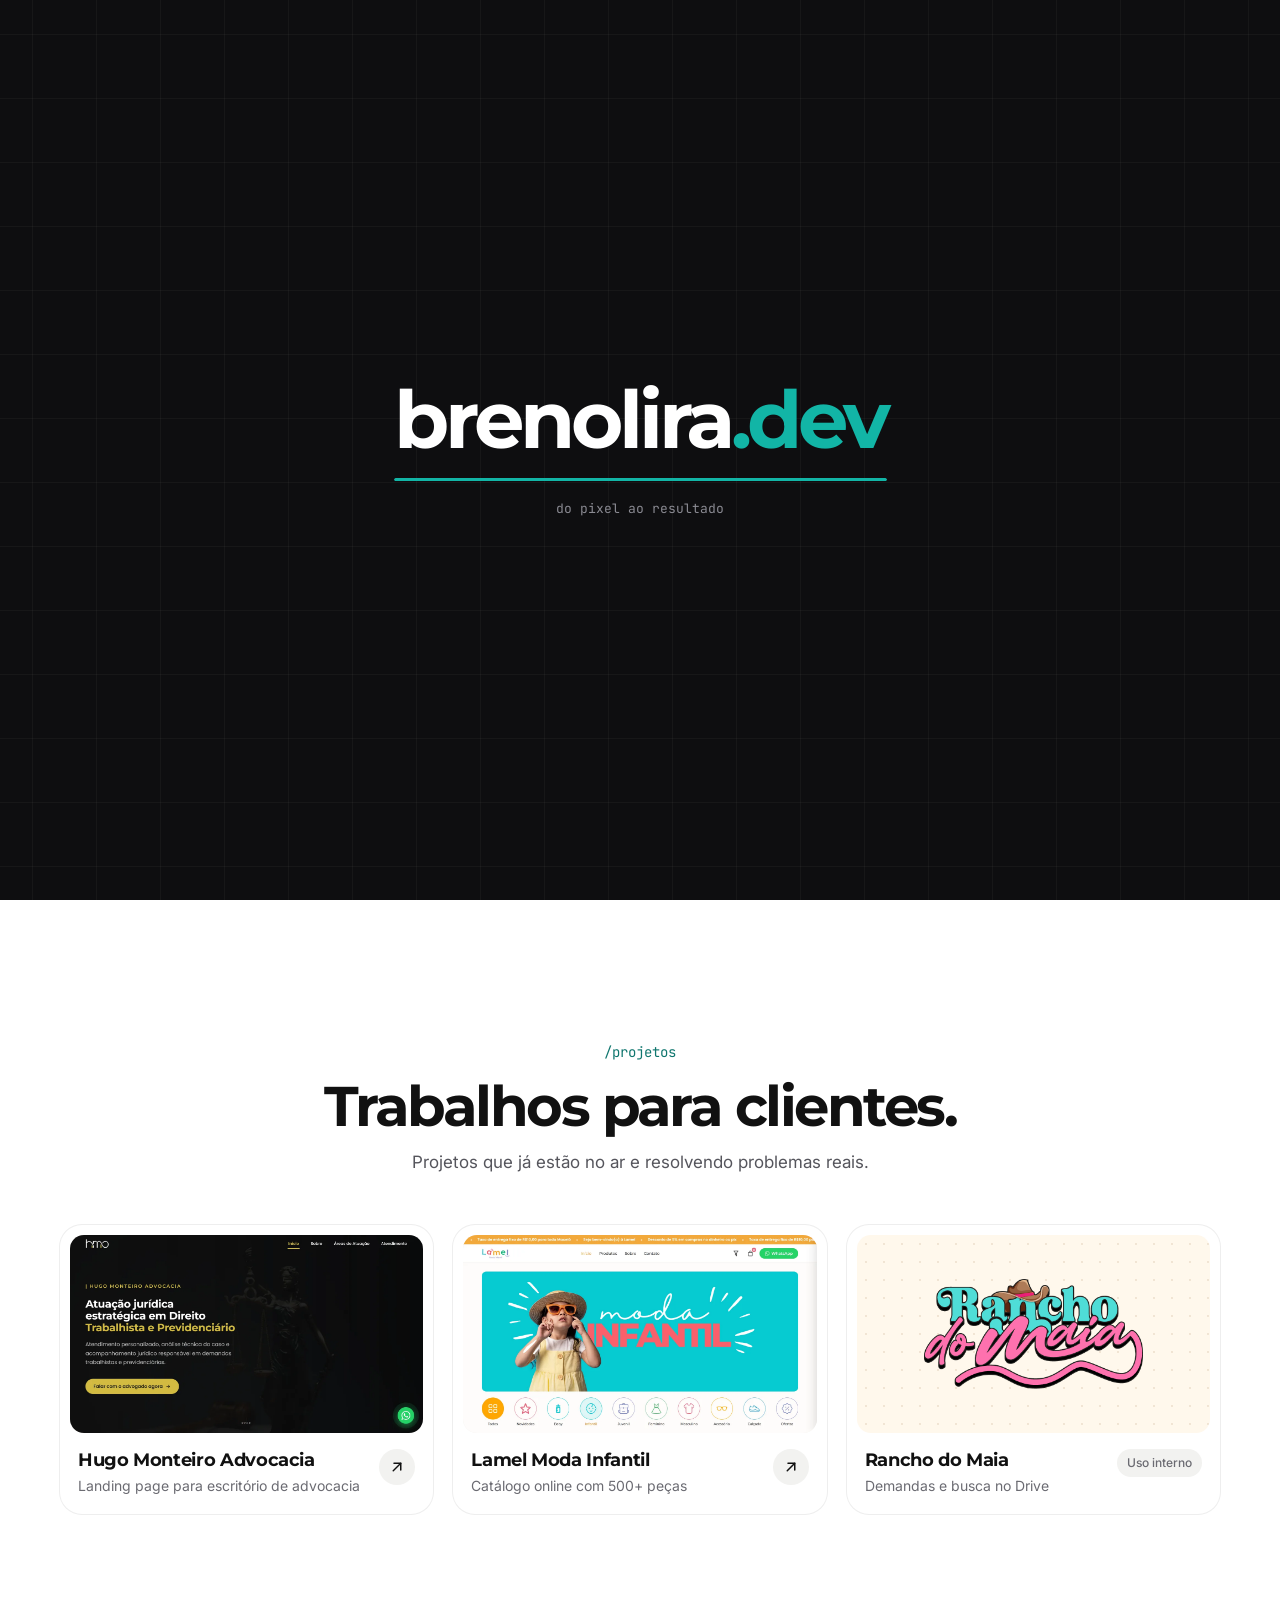
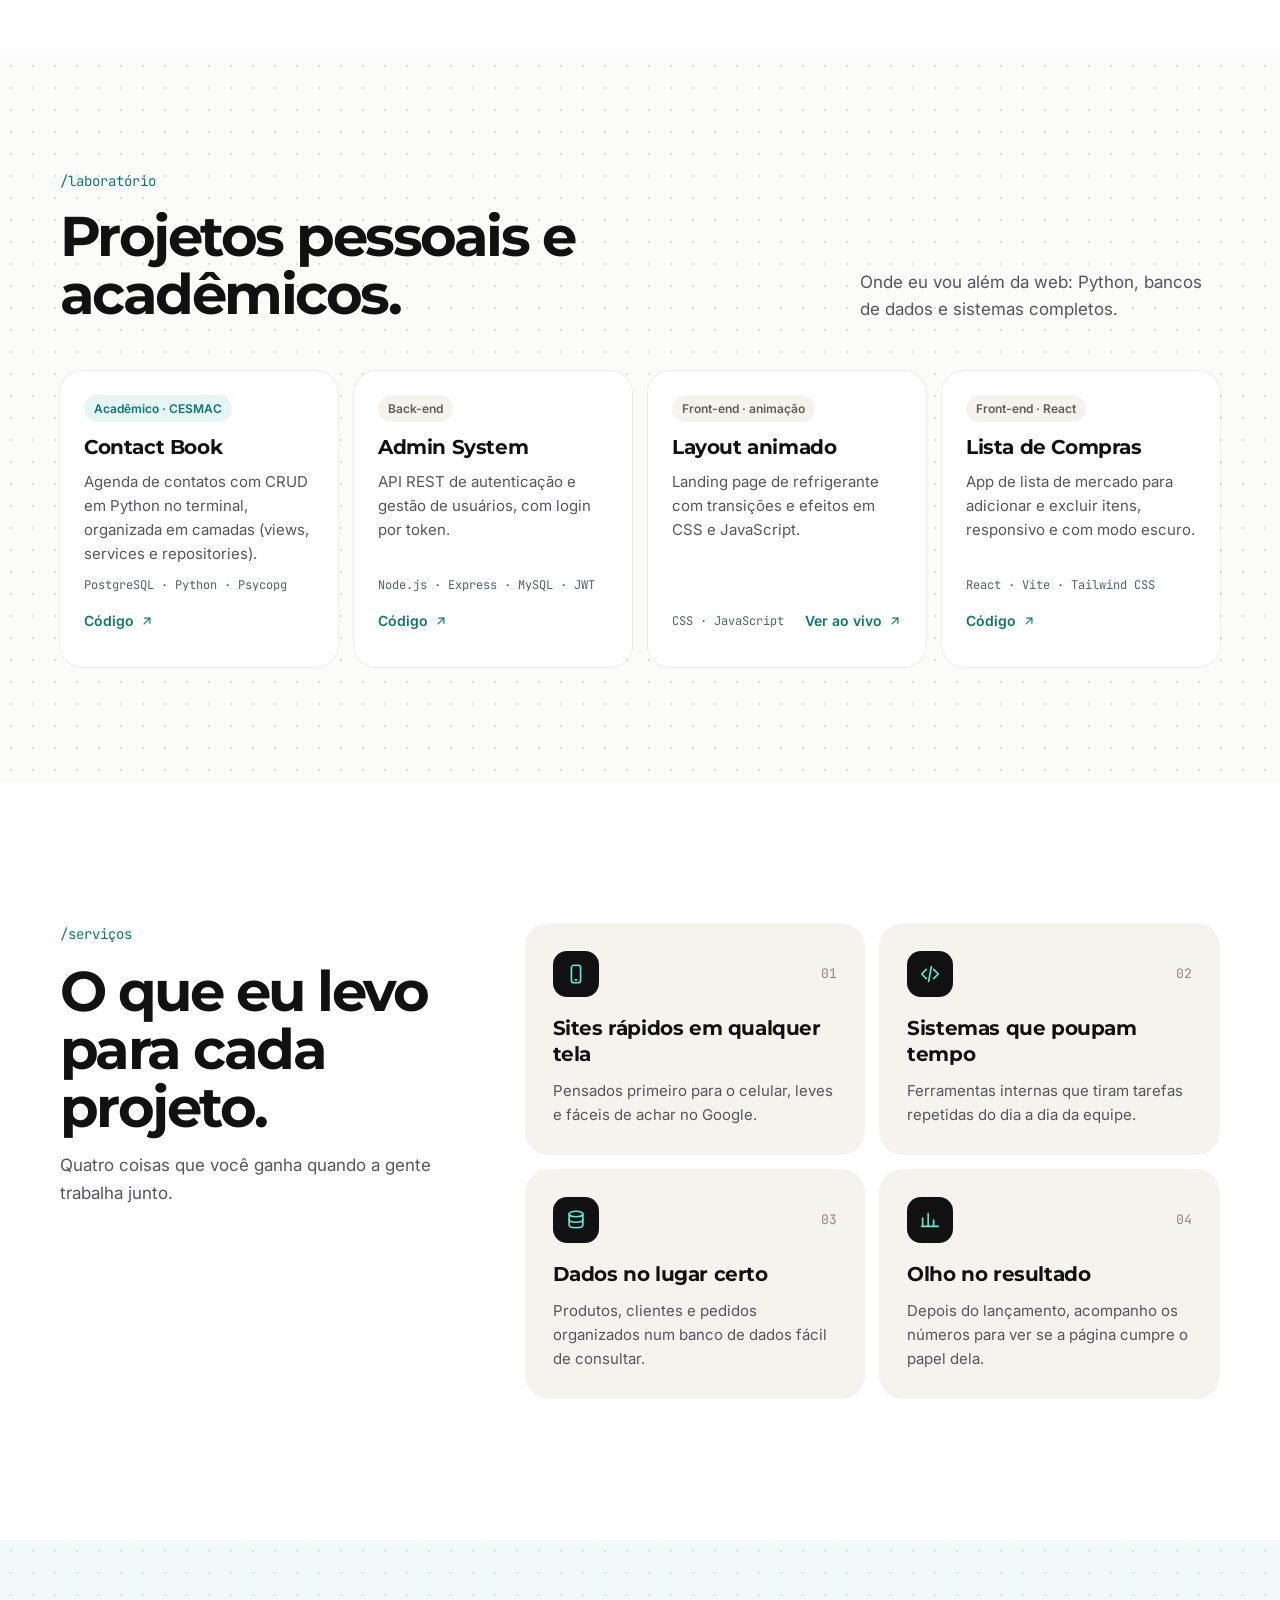
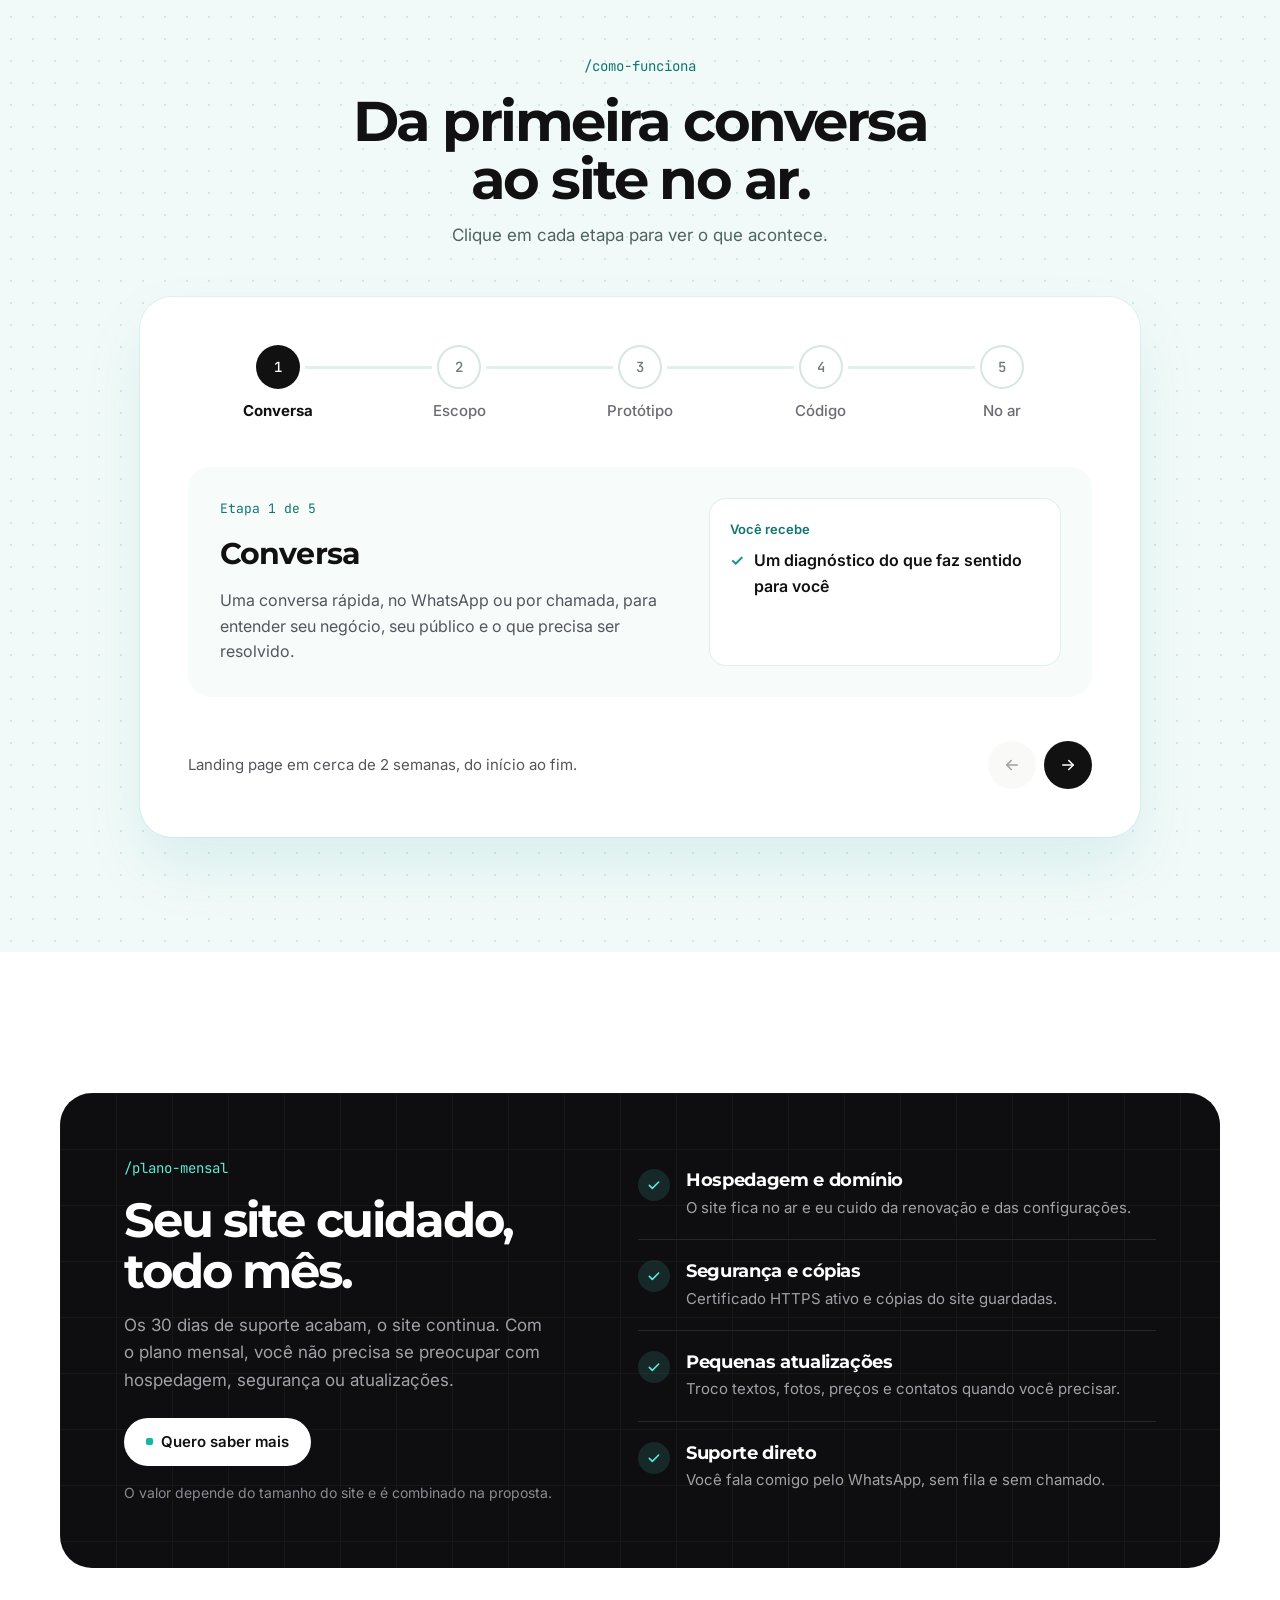
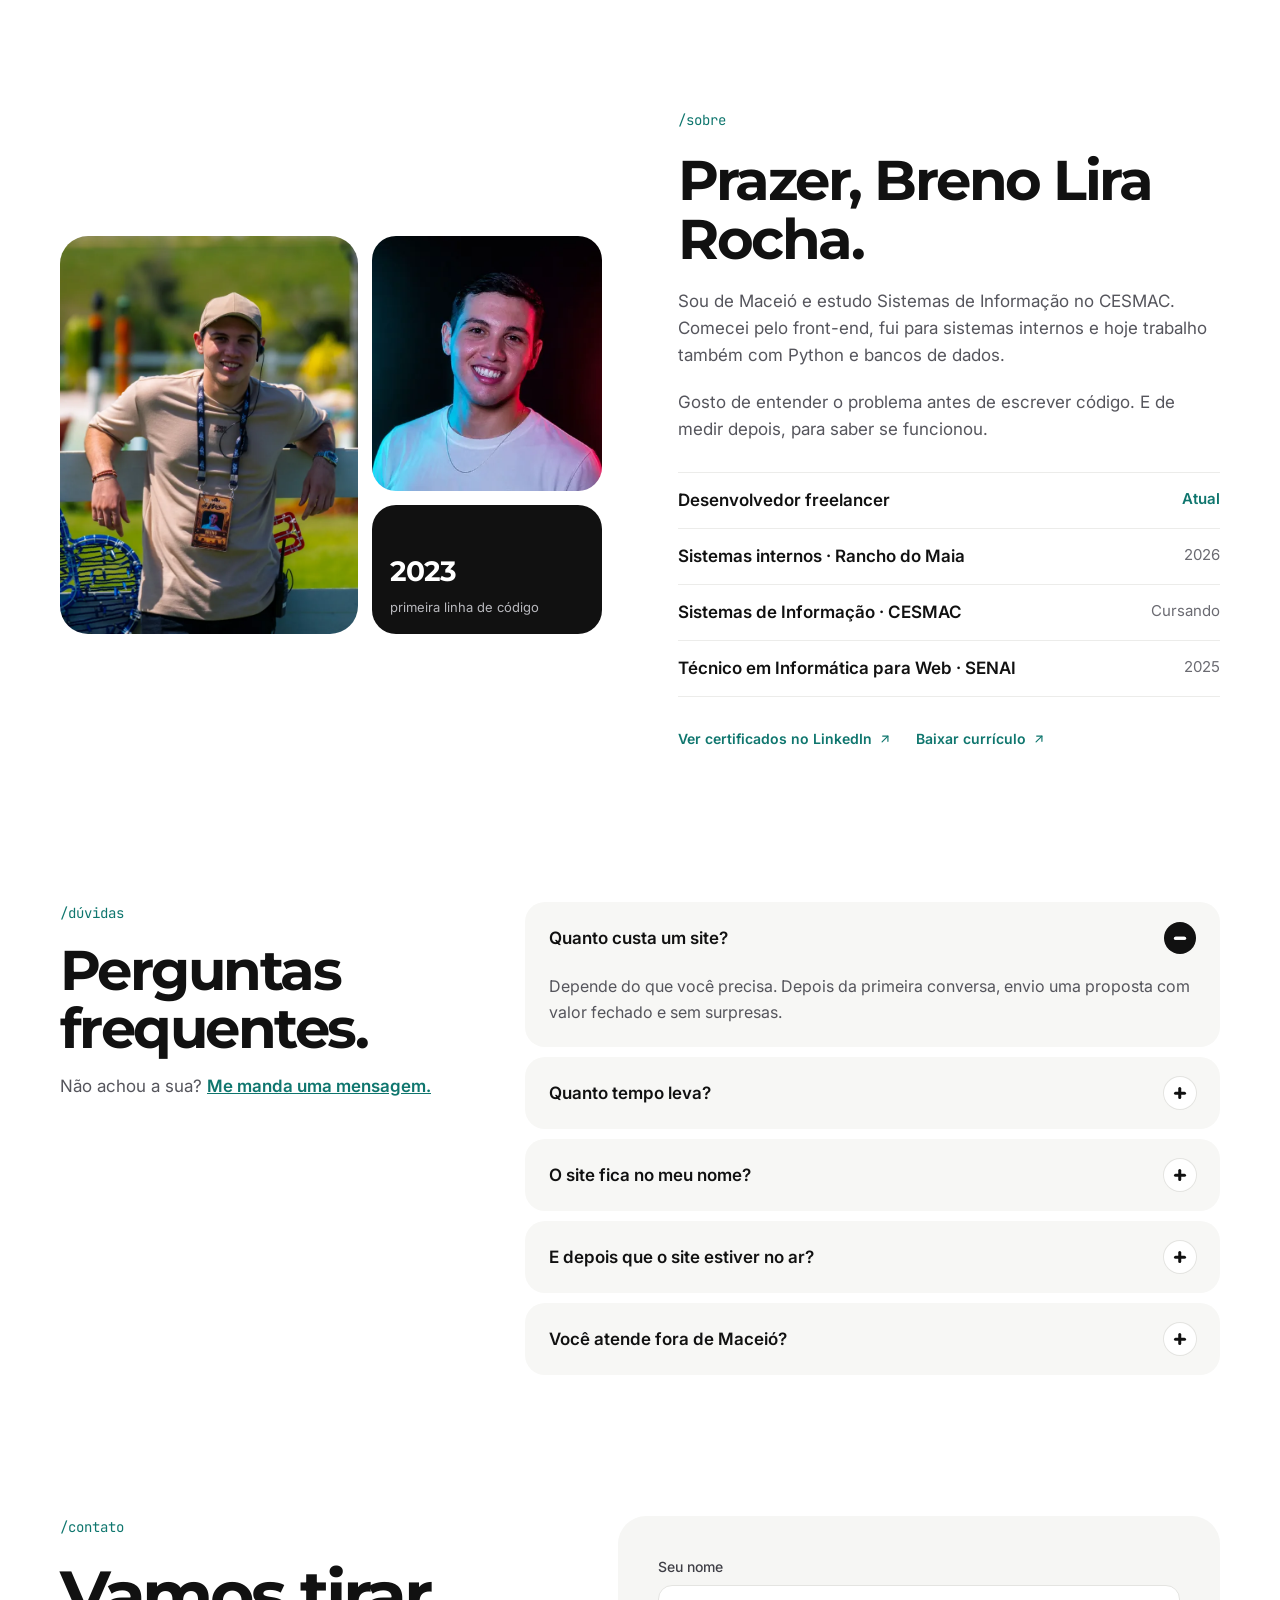
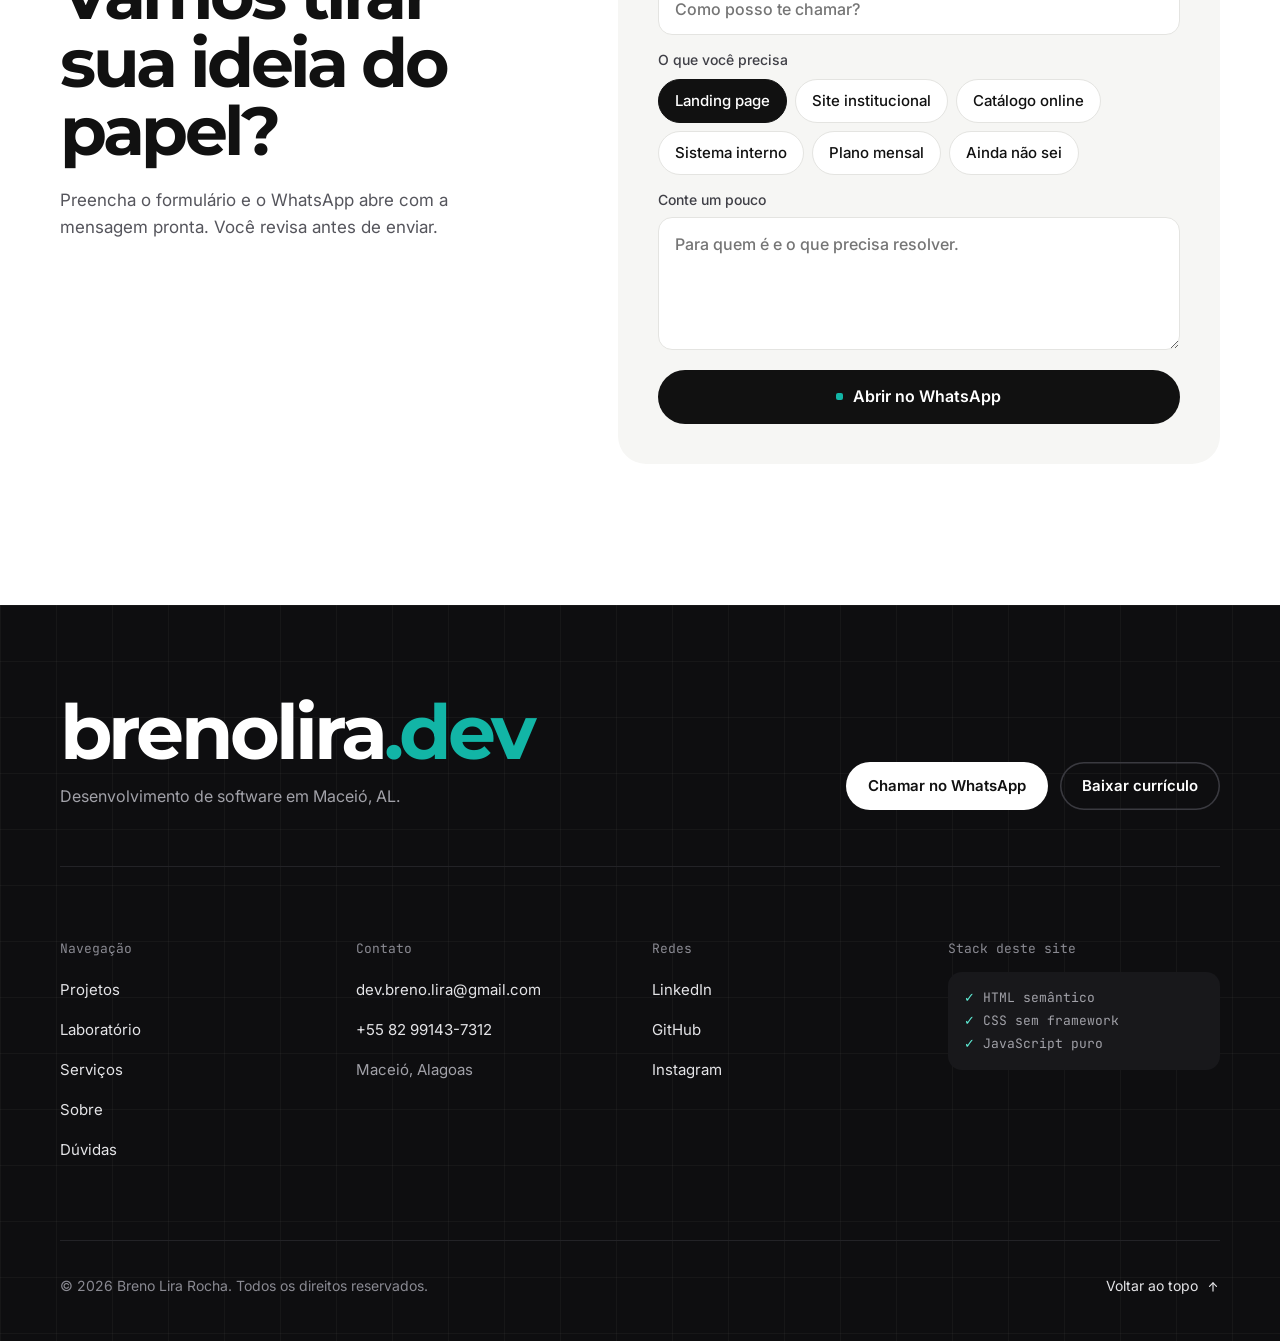
<file: index.html>
<!DOCTYPE html>
<html lang="pt-BR">
<head>
  <meta charset="UTF-8">
  <meta name="viewport" content="width=device-width, initial-scale=1.0">
  <title>Breno Lira | Desenvolvedor Web em Maceió – Sites e Sistemas</title>
  <meta name="description" content="Desenvolvedor web em Maceió (AL). Crio landing pages, sites, catálogos online e sistemas internos sob medida, rápidos no celular e fáceis de achar no Google.">
  <meta name="author" content="Breno Lira Rocha">
  <meta name="robots" content="index, follow, max-image-preview:large">
  <link rel="canonical" href="https://brenolira.dev/">
  <meta name="theme-color" content="#FFFFFF">

  <link rel="icon" href="favicon.ico" sizes="48x48">
  <link rel="icon" href="assets/icons/favicon-32.png" type="image/png" sizes="32x32">
  <link rel="apple-touch-icon" href="assets/icons/apple-touch-icon.png">
  <link rel="manifest" href="site.webmanifest">

  <meta property="og:type" content="website">
  <meta property="og:site_name" content="Breno Lira">
  <meta property="og:locale" content="pt_BR">
  <meta property="og:url" content="https://brenolira.dev/">
  <meta property="og:title" content="Breno Lira | Do pixel ao resultado">
  <meta property="og:description" content="Sites, sistemas e soluções com dados, feitos sob medida em Maceió.">
  <meta property="og:image" content="https://brenolira.dev/assets/img/og-image.jpg">
  <meta property="og:image:width" content="1200">
  <meta property="og:image:height" content="630">
  <meta property="og:image:alt" content="Breno Lira, desenvolvedor web em Maceió: do pixel ao resultado.">
  <meta name="twitter:card" content="summary_large_image">
  <meta name="twitter:title" content="Breno Lira | Do pixel ao resultado">
  <meta name="twitter:description" content="Sites, sistemas e soluções com dados, feitos sob medida em Maceió.">
  <meta name="twitter:image" content="https://brenolira.dev/assets/img/og-image.jpg">

  <script type="application/ld+json">
  {
    "@context": "https://schema.org",
    "@graph": [
      {
        "@type": "Person",
        "@id": "https://brenolira.dev/#breno",
        "name": "Breno Lira Rocha",
        "alternateName": "Breno Lira",
        "jobTitle": "Desenvolvedor Web",
        "url": "https://brenolira.dev/",
        "image": "https://brenolira.dev/assets/img/breno-retrato.webp",
        "email": "mailto:dev.breno.lira@gmail.com",
        "telephone": "+55-82-99143-7312",
        "address": {
          "@type": "PostalAddress",
          "addressLocality": "Maceió",
          "addressRegion": "AL",
          "addressCountry": "BR"
        },
        "alumniOf": [
          { "@type": "CollegeOrUniversity", "name": "Centro Universitário CESMAC" },
          { "@type": "EducationalOrganization", "name": "SESI/SENAI – EBEP Carlos Guido Ferrario Lobo" }
        ],
        "knowsAbout": ["HTML", "CSS", "JavaScript", "Node.js", "Python", "PostgreSQL", "MySQL", "SEO"],
        "sameAs": [
          "https://www.linkedin.com/in/-brenolirarocha",
          "https://github.com/brenoliraweb",
          "https://www.instagram.com/brenolira.dev"
        ]
      },
      {
        "@type": "ProfessionalService",
        "@id": "https://brenolira.dev/#servico",
        "name": "Breno Lira – Desenvolvimento Web",
        "url": "https://brenolira.dev/",
        "image": "https://brenolira.dev/assets/img/og-image.jpg",
        "description": "Landing pages, sites institucionais, catálogos online e sistemas internos feitos sob medida.",
        "telephone": "+55-82-99143-7312",
        "email": "dev.breno.lira@gmail.com",
        "founder": { "@id": "https://brenolira.dev/#breno" },
        "address": {
          "@type": "PostalAddress",
          "addressLocality": "Maceió",
          "addressRegion": "AL",
          "addressCountry": "BR"
        },
        "areaServed": [
          { "@type": "City", "name": "Maceió" },
          { "@type": "Country", "name": "Brasil" }
        ],
        "serviceType": ["Landing page", "Site institucional", "Catálogo online", "Sistema interno", "Hospedagem e manutenção de sites"]
      },
      {
        "@type": "WebSite",
        "@id": "https://brenolira.dev/#site",
        "url": "https://brenolira.dev/",
        "name": "Breno Lira",
        "inLanguage": "pt-BR",
        "publisher": { "@id": "https://brenolira.dev/#breno" }
      }
    ]
  }
  </script>

  <script>
    (function () {
      try {
        var skip = !!location.hash ||
          sessionStorage.getItem('intro') === 'visto' ||
          matchMedia('(prefers-reduced-motion: reduce)').matches;
        if (skip) return;
        var root = document.documentElement;
        root.classList.add('is-intro');
        setTimeout(function () { root.classList.remove('is-intro', 'is-leaving'); }, 7000);
      } catch (e) {}
    })();
  </script>

  <link rel="preconnect" href="https://fonts.googleapis.com">
  <link rel="preconnect" href="https://fonts.gstatic.com" crossorigin>
  <link rel="stylesheet" href="https://fonts.googleapis.com/css2?family=Montserrat:wght@500;600;700&family=Inter:wght@400;500;600&family=JetBrains+Mono:wght@400;500&display=swap">
  <link rel="stylesheet" href="css/global.css">
  <script type="module" src="js/main.js"></script>
</head>
<body>

  <div class="intro" aria-hidden="true">
    <div class="intro__panel">
      <div class="intro__stage">
        <p class="intro__logo"><span class="intro__part">breno</span><span class="intro__part">lira</span><span class="intro__part intro__part--accent">.dev</span></p>
        <div class="intro__bar"><span class="intro__bar-fill"></span></div>
        <p class="intro__caption">do pixel ao resultado</p>
      </div>
    </div>
  </div>

  <a class="skip-link" href="#projetos">Pular para o conteúdo</a>

  <header class="header">
    <div class="header__bar">
      <a class="logo" href="#inicio" aria-label="Breno Lira, voltar ao início">brenolira<span class="logo__dot">.</span></a>

      <nav class="nav" aria-label="Principal">
        <a class="nav__link" href="#projetos">Projetos</a>
        <a class="nav__link" href="#laboratorio">Laboratório</a>
        <a class="nav__link" href="#servicos">Serviços</a>
        <a class="nav__link" href="#sobre">Sobre</a>
        <a class="nav__link" href="#faq">Dúvidas</a>
      </nav>

      <div class="header__actions">
        <a class="btn btn--dark btn--sm" href="https://wa.me/5582991437312?text=Ol%C3%A1%2C%20Breno%21%20Vim%20pelo%20seu%20site%20e%20quero%20conversar.">
          <span class="btn__dot" aria-hidden="true"></span>Fale comigo
        </a>
        <button class="menu-toggle" type="button" aria-expanded="false" aria-controls="mobile-menu" aria-label="Abrir menu" data-menu-toggle>
          <span class="menu-toggle__line" aria-hidden="true"></span>
          <span class="menu-toggle__line" aria-hidden="true"></span>
          <span class="menu-toggle__line" aria-hidden="true"></span>
        </button>
      </div>
    </div>

    <nav class="mobile-menu" id="mobile-menu" aria-label="Menu" hidden data-menu>
      <a class="mobile-menu__link" href="#projetos">Projetos</a>
      <a class="mobile-menu__link" href="#laboratorio">Laboratório</a>
      <a class="mobile-menu__link" href="#servicos">Serviços</a>
      <a class="mobile-menu__link" href="#plano">Plano mensal</a>
      <a class="mobile-menu__link" href="#sobre">Sobre</a>
      <a class="mobile-menu__link" href="#faq">Dúvidas</a>
      <a class="btn btn--dark btn--md mobile-menu__cta" href="https://wa.me/5582991437312?text=Ol%C3%A1%2C%20Breno%21%20Vim%20pelo%20seu%20site%20e%20quero%20conversar.">
        <span class="btn__dot" aria-hidden="true"></span>Chamar no WhatsApp
      </a>
    </nav>
  </header>

  <main>

    <section class="hero" id="inicio">
      <div class="hero__grid" aria-hidden="true"></div>

      <div class="hero__content">
        <div class="hero__stage">
          <h1 class="hero__title">Do pixel<br>ao <span class="text-accent">resultado.</span></h1>
          <p class="hero__lead">Sites, sistemas e soluções com dados, feitos sob medida em Maceió.</p>

          <ul class="chips" aria-label="Tecnologias que uso">
            <li class="chip chip--1"><span class="chip__inner"><span class="chip__icon" aria-hidden="true">py</span>Python</span></li>
            <li class="chip chip--2"><span class="chip__inner"><span class="chip__icon" aria-hidden="true">js</span>JavaScript</span></li>
            <li class="chip chip--3"><span class="chip__inner"><span class="chip__icon" aria-hidden="true">pg</span>PostgreSQL</span></li>
            <li class="chip chip--4"><span class="chip__inner"><span class="chip__icon" aria-hidden="true">sql</span>MySQL</span></li>
            <li class="chip chip--5"><span class="chip__inner"><span class="chip__icon" aria-hidden="true">&lt;/&gt;</span>HTML</span></li>
            <li class="chip chip--6"><span class="chip__inner"><span class="chip__icon" aria-hidden="true">{ }</span>CSS</span></li>
          </ul>
        </div>

        <div class="hero__actions">
          <a class="btn btn--dark btn--lg" href="#projetos">
            Ver projetos
            <svg aria-hidden="true" width="18" height="18" viewBox="0 0 24 24" fill="none" stroke="currentColor" stroke-width="2" stroke-linecap="round" stroke-linejoin="round"><path d="M5 12h14"/><path d="M13 6l6 6-6 6"/></svg>
          </a>
          <a class="btn btn--outline btn--lg" href="#contato">
            <span class="btn__dot" aria-hidden="true"></span>Vamos conversar
          </a>
        </div>
      </div>
    </section>

    <section class="section" id="projetos">
      <div class="container">
        <header class="section-head section-head--center">
          <p class="eyebrow">/projetos</p>
          <h2 class="section-title">Trabalhos para clientes.</h2>
          <p class="section-text">Projetos que já estão no ar e resolvendo problemas reais.</p>
        </header>

        <div class="works">
          <article class="work">
            <a class="work__link" href="https://hugomonteiroadvocacia.com/" target="_blank" rel="noopener">
              <div class="work__media">
                <img src="assets/img/projeto-hugo-monteiro.webp" width="1280" height="720" loading="lazy" decoding="async" alt="Topo do site Hugo Monteiro Advocacia: fundo escuro com a estátua da justiça e título em dourado.">
              </div>
              <div class="work__meta">
                <div>
                  <h3 class="work__title">Hugo Monteiro Advocacia</h3>
                  <p class="work__desc">Landing page para escritório de advocacia</p>
                </div>
                <span class="work__arrow"><svg aria-hidden="true" width="18" height="18" viewBox="0 0 24 24" fill="none" stroke="currentColor" stroke-width="2" stroke-linecap="round" stroke-linejoin="round"><path d="M7 17L17 7"/><path d="M8 7h9v9"/></svg></span>
              </div>
            </a>
          </article>

          <article class="work">
            <a class="work__link" href="https://lamel-moda-infantil.vercel.app/" target="_blank" rel="noopener">
              <div class="work__media">
                <img src="assets/img/projeto-lamel.webp" width="1280" height="720" loading="lazy" decoding="async" alt="Topo do catálogo Lamel Moda Infantil: banner turquesa e categorias em ícones circulares.">
              </div>
              <div class="work__meta">
                <div>
                  <h3 class="work__title">Lamel Moda Infantil</h3>
                  <p class="work__desc">Catálogo online com 500+ peças</p>
                </div>
                <span class="work__arrow"><svg aria-hidden="true" width="18" height="18" viewBox="0 0 24 24" fill="none" stroke="currentColor" stroke-width="2" stroke-linecap="round" stroke-linejoin="round"><path d="M7 17L17 7"/><path d="M8 7h9v9"/></svg></span>
              </div>
            </a>
          </article>

          <article class="work">
            <div class="work__link">
              <div class="work__media work__media--logo">
                <img src="assets/img/rancho-do-maia-logo.webp" width="367" height="184" loading="lazy" decoding="async" alt="Logo do Rancho do Maia, edição Texas: letreiro em verde-água e rosa com chapéu de cowboy.">
              </div>
              <div class="work__meta">
                <div>
                  <h3 class="work__title">Rancho do Maia</h3>
                  <p class="work__desc">Demandas e busca no Drive</p>
                </div>
                <span class="work__badge">Uso interno</span>
              </div>
            </div>
          </article>
        </div>
      </div>
    </section>

    <section class="section section--band section--dots" id="laboratorio">
      <div class="container">
        <header class="section-head section-head--split">
          <div class="section-head__main">
            <p class="eyebrow">/laboratório</p>
            <h2 class="section-title">Projetos pessoais e acadêmicos.</h2>
          </div>
          <p class="section-text">Onde eu vou além da web: Python, bancos de dados e sistemas completos.</p>
        </header>

        <div class="lab">
          <article class="lab-card lift">
            <span class="tag tag--teal">Acadêmico · CESMAC</span>
            <h3 class="card-title">Contact Book</h3>
            <p class="card-text">Agenda de contatos com CRUD em Python no terminal, organizada em camadas (views, services e repositories).</p>
            <div class="lab-card__footer">
              <p class="mono lab-card__stack">PostgreSQL · Python · Psycopg</p>
              <a class="link-arrow link-arrow--sm" href="https://github.com/brenoliraweb/crud_contact-book" target="_blank" rel="noopener">Código <svg aria-hidden="true" width="14" height="14" viewBox="0 0 24 24" fill="none" stroke="currentColor" stroke-width="2" stroke-linecap="round" stroke-linejoin="round"><path d="M7 17L17 7"/><path d="M8 7h9v9"/></svg></a>
            </div>
          </article>

          <article class="lab-card lift">
            <span class="tag tag--sand">Back-end</span>
            <h3 class="card-title">Admin System</h3>
            <p class="card-text">API REST de autenticação e gestão de usuários, com login por token.</p>
            <div class="lab-card__footer">
              <p class="mono lab-card__stack">Node.js · Express · MySQL · JWT</p>
              <a class="link-arrow link-arrow--sm" href="https://github.com/brenoliraweb/admin-system" target="_blank" rel="noopener">Código <svg aria-hidden="true" width="14" height="14" viewBox="0 0 24 24" fill="none" stroke="currentColor" stroke-width="2" stroke-linecap="round" stroke-linejoin="round"><path d="M7 17L17 7"/><path d="M8 7h9v9"/></svg></a>
            </div>
          </article>

          <article class="lab-card lift">
            <span class="tag tag--sand">Front-end · animação</span>
            <h3 class="card-title">Layout animado</h3>
            <p class="card-text">Landing page de refrigerante com transições e efeitos em CSS e JavaScript.</p>
            <div class="lab-card__footer">
              <p class="mono lab-card__stack">CSS · JavaScript</p>
              <a class="link-arrow link-arrow--sm" href="https://brenoliraweb.github.io/layout-animado-refrigerante/" target="_blank" rel="noopener">Ver ao vivo <svg aria-hidden="true" width="14" height="14" viewBox="0 0 24 24" fill="none" stroke="currentColor" stroke-width="2" stroke-linecap="round" stroke-linejoin="round"><path d="M7 17L17 7"/><path d="M8 7h9v9"/></svg></a>
            </div>
          </article>

          <article class="lab-card lift">
            <span class="tag tag--sand">Front-end · React</span>
            <h3 class="card-title">Lista de Compras</h3>
            <p class="card-text">App de lista de mercado para adicionar e excluir itens, responsivo e com modo escuro.</p>
            <div class="lab-card__footer">
              <p class="mono lab-card__stack">React · Vite · Tailwind CSS</p>
              <a class="link-arrow link-arrow--sm" href="https://github.com/brenoliraweb/lista_de_mercado" target="_blank" rel="noopener">Código <svg aria-hidden="true" width="14" height="14" viewBox="0 0 24 24" fill="none" stroke="currentColor" stroke-width="2" stroke-linecap="round" stroke-linejoin="round"><path d="M7 17L17 7"/><path d="M8 7h9v9"/></svg></a>
            </div>
          </article>
        </div>
      </div>
    </section>

    <section class="section" id="servicos">
      <div class="container split">
        <header class="split__aside section-head">
          <p class="eyebrow">/serviços</p>
          <h2 class="section-title">O que eu levo para cada projeto.</h2>
          <p class="section-text">Quatro coisas que você ganha quando a gente trabalha junto.</p>
        </header>

        <div class="split__main services">
          <article class="service lift">
            <div class="service__top">
              <span class="icon-box" aria-hidden="true">
                <svg width="22" height="22" viewBox="0 0 24 24" fill="none" stroke="currentColor" stroke-width="1.8" stroke-linecap="round" stroke-linejoin="round"><rect x="7" y="2.5" width="10" height="19" rx="2.5"/><path d="M11 18.5h2"/></svg>
              </span>
              <span class="mono service__num">01</span>
            </div>
            <h3 class="card-title">Sites rápidos em qualquer tela</h3>
            <p class="card-text">Pensados primeiro para o celular, leves e fáceis de achar no Google.</p>
          </article>

          <article class="service lift">
            <div class="service__top">
              <span class="icon-box" aria-hidden="true">
                <svg width="22" height="22" viewBox="0 0 24 24" fill="none" stroke="currentColor" stroke-width="1.8" stroke-linecap="round" stroke-linejoin="round"><path d="M8 7l-5 5 5 5"/><path d="M16 7l5 5-5 5"/><path d="M13.5 4l-3 16"/></svg>
              </span>
              <span class="mono service__num">02</span>
            </div>
            <h3 class="card-title">Sistemas que poupam tempo</h3>
            <p class="card-text">Ferramentas internas que tiram tarefas repetidas do dia a dia da equipe.</p>
          </article>

          <article class="service lift">
            <div class="service__top">
              <span class="icon-box" aria-hidden="true">
                <svg width="22" height="22" viewBox="0 0 24 24" fill="none" stroke="currentColor" stroke-width="1.8" stroke-linecap="round" stroke-linejoin="round"><ellipse cx="12" cy="5.5" rx="7.5" ry="3"/><path d="M4.5 5.5v6c0 1.7 3.4 3 7.5 3s7.5-1.3 7.5-3v-6"/><path d="M4.5 11.5v6c0 1.7 3.4 3 7.5 3s7.5-1.3 7.5-3v-6"/></svg>
              </span>
              <span class="mono service__num">03</span>
            </div>
            <h3 class="card-title">Dados no lugar certo</h3>
            <p class="card-text">Produtos, clientes e pedidos organizados num banco de dados fácil de consultar.</p>
          </article>

          <article class="service lift">
            <div class="service__top">
              <span class="icon-box" aria-hidden="true">
                <svg width="22" height="22" viewBox="0 0 24 24" fill="none" stroke="currentColor" stroke-width="1.8" stroke-linecap="round" stroke-linejoin="round"><path d="M4 19V10"/><path d="M10 19V5"/><path d="M16 19v-7"/><path d="M21 19H3"/></svg>
              </span>
              <span class="mono service__num">04</span>
            </div>
            <h3 class="card-title">Olho no resultado</h3>
            <p class="card-text">Depois do lançamento, acompanho os números para ver se a página cumpre o papel dela.</p>
          </article>
        </div>
      </div>
    </section>

    <section class="section section--band section--dots-teal" id="processo">
      <div class="container container--narrow">
        <header class="section-head section-head--center">
          <p class="eyebrow">/como-funciona</p>
          <h2 class="section-title">Da primeira conversa<br>ao site no ar.</h2>
          <p class="section-text section-text--teal">Clique em cada etapa para ver o que acontece.</p>
        </header>

        <div class="process" data-process>
          <div class="process__track">
            <div class="process__line" aria-hidden="true">
              <div class="process__progress" data-process-progress></div>
            </div>
            <ol class="process__steps">
              <li><button class="step" type="button" data-step="0"><span class="step__num">1</span><span class="step__title">Conversa</span></button></li>
              <li><button class="step" type="button" data-step="1"><span class="step__num">2</span><span class="step__title">Escopo</span></button></li>
              <li><button class="step" type="button" data-step="2"><span class="step__num">3</span><span class="step__title">Protótipo</span></button></li>
              <li><button class="step" type="button" data-step="3"><span class="step__num">4</span><span class="step__title">Código</span></button></li>
              <li><button class="step" type="button" data-step="4"><span class="step__num">5</span><span class="step__title">No ar</span></button></li>
            </ol>
          </div>

          <div class="process__detail" aria-live="polite">
            <div class="process__text">
              <span class="mono process__count" data-process-count>Etapa 1 de 5</span>
              <h3 class="process__title" data-process-title>Conversa</h3>
              <p class="process__desc" data-process-desc>Uma conversa rápida, no WhatsApp ou por chamada, para entender seu negócio, seu público e o que precisa ser resolvido.</p>
            </div>
            <div class="process__gets">
              <span class="process__gets-label">Você recebe</span>
              <span class="process__gets-item"><span class="text-accent" aria-hidden="true">✓</span><span data-process-gets>Um diagnóstico do que faz sentido para você</span></span>
            </div>
          </div>

          <div class="process__footer">
            <p class="process__note">Landing page em cerca de 2 semanas, do início ao fim.</p>
            <div class="process__nav">
              <button class="round-btn" type="button" data-process-prev aria-label="Etapa anterior">
                <svg aria-hidden="true" width="18" height="18" viewBox="0 0 24 24" fill="none" stroke="currentColor" stroke-width="2" stroke-linecap="round" stroke-linejoin="round"><path d="M19 12H5"/><path d="M11 6l-6 6 6 6"/></svg>
              </button>
              <button class="round-btn round-btn--dark" type="button" data-process-next aria-label="Próxima etapa">
                <svg aria-hidden="true" width="18" height="18" viewBox="0 0 24 24" fill="none" stroke="currentColor" stroke-width="2" stroke-linecap="round" stroke-linejoin="round"><path d="M5 12h14"/><path d="M13 6l6 6-6 6"/></svg>
              </button>
            </div>
          </div>
        </div>
      </div>
    </section>

    <section class="section" id="plano">
      <div class="container">
        <div class="plan">
          <div class="plan__intro">
            <p class="eyebrow plan__eyebrow">/plano-mensal</p>
            <h2 class="plan__heading">Seu site cuidado, todo mês.</h2>
            <p class="plan__lead">Os 30 dias de suporte acabam, o site continua. Com o plano mensal, você não precisa se preocupar com hospedagem, segurança ou atualizações.</p>
            <a class="btn btn--light btn--md plan__cta" href="https://wa.me/5582991437312?text=Ol%C3%A1%2C%20Breno%21%20Vi%20o%20plano%20mensal%20no%20seu%20site%20e%20quero%20saber%20mais%20sobre%20hospedagem%20e%20manuten%C3%A7%C3%A3o.">
              <span class="btn__dot" aria-hidden="true"></span>Quero saber mais
            </a>
            <p class="plan__note">O valor depende do tamanho do site e é combinado na proposta.</p>
          </div>
          <ul class="plan__list">
            <li class="plan__item">
              <span class="plan__icon"><svg aria-hidden="true" width="16" height="16" viewBox="0 0 24 24" fill="none" stroke="currentColor" stroke-width="2.4" stroke-linecap="round" stroke-linejoin="round"><path d="M5 12.5l4.5 4.5L19 7.5"/></svg></span>
              <div>
                <h3 class="plan__title">Hospedagem e domínio</h3>
                <p class="plan__text">O site fica no ar e eu cuido da renovação e das configurações.</p>
              </div>
            </li>
            <li class="plan__item">
              <span class="plan__icon"><svg aria-hidden="true" width="16" height="16" viewBox="0 0 24 24" fill="none" stroke="currentColor" stroke-width="2.4" stroke-linecap="round" stroke-linejoin="round"><path d="M5 12.5l4.5 4.5L19 7.5"/></svg></span>
              <div>
                <h3 class="plan__title">Segurança e cópias</h3>
                <p class="plan__text">Certificado HTTPS ativo e cópias do site guardadas.</p>
              </div>
            </li>
            <li class="plan__item">
              <span class="plan__icon"><svg aria-hidden="true" width="16" height="16" viewBox="0 0 24 24" fill="none" stroke="currentColor" stroke-width="2.4" stroke-linecap="round" stroke-linejoin="round"><path d="M5 12.5l4.5 4.5L19 7.5"/></svg></span>
              <div>
                <h3 class="plan__title">Pequenas atualizações</h3>
                <p class="plan__text">Troco textos, fotos, preços e contatos quando você precisar.</p>
              </div>
            </li>
            <li class="plan__item">
              <span class="plan__icon"><svg aria-hidden="true" width="16" height="16" viewBox="0 0 24 24" fill="none" stroke="currentColor" stroke-width="2.4" stroke-linecap="round" stroke-linejoin="round"><path d="M5 12.5l4.5 4.5L19 7.5"/></svg></span>
              <div>
                <h3 class="plan__title">Suporte direto</h3>
                <p class="plan__text">Você fala comigo pelo WhatsApp, sem fila e sem chamado.</p>
              </div>
            </li>
          </ul>
        </div>
      </div>
    </section>

    <section class="section" id="sobre">
      <div class="container about">
        <div class="about__media">
          <div class="about__photo about__photo--main">
            <img src="assets/img/breno-trabalhando.webp" width="720" height="960" loading="lazy" decoding="async" alt="Breno Lira sorrindo, de boné e crachá, apoiado numa cerca durante o trabalho no Rancho do Maia.">
          </div>
          <div class="about__photo about__photo--small">
            <img src="assets/img/breno-retrato.webp" width="400" height="400" loading="lazy" decoding="async" alt="Retrato de Breno Lira em estúdio, com luz azul e vermelha.">
          </div>
          <div class="about__stat">
            <span class="about__year">2023</span>
            <span class="about__caption">primeira linha de código</span>
          </div>
        </div>

        <div class="about__text">
          <p class="eyebrow">/sobre</p>
          <h2 class="section-title">Prazer, Breno Lira Rocha.</h2>
          <p class="section-text">Sou de Maceió e estudo Sistemas de Informação no CESMAC. Comecei pelo front-end, fui para sistemas internos e hoje trabalho também com Python e bancos de dados.</p>
          <p class="section-text">Gosto de entender o problema antes de escrever código. E de medir depois, para saber se funcionou.</p>
          <ul class="timeline">
            <li class="timeline__item"><span class="timeline__role">Desenvolvedor freelancer</span><span class="timeline__date timeline__date--now">Atual</span></li>
            <li class="timeline__item"><span class="timeline__role">Sistemas internos · Rancho do Maia</span><span class="timeline__date">2026</span></li>
            <li class="timeline__item"><span class="timeline__role">Sistemas de Informação · CESMAC</span><span class="timeline__date">Cursando</span></li>
            <li class="timeline__item"><span class="timeline__role">Técnico em Informática para Web · SENAI</span><span class="timeline__date">2025</span></li>
          </ul>
          <div class="about__links">
            <a class="link-arrow link-arrow--sm" href="https://www.linkedin.com/in/-brenolirarocha/details/certifications/" target="_blank" rel="noopener">Ver certificados no LinkedIn <svg aria-hidden="true" width="14" height="14" viewBox="0 0 24 24" fill="none" stroke="currentColor" stroke-width="2" stroke-linecap="round" stroke-linejoin="round"><path d="M7 17L17 7"/><path d="M8 7h9v9"/></svg></a>
            <a class="link-arrow link-arrow--sm" href="assets/curriculo-breno-lira-rocha.pdf" download="Curriculo_Breno_Lira_Rocha.pdf">Baixar currículo <svg aria-hidden="true" width="14" height="14" viewBox="0 0 24 24" fill="none" stroke="currentColor" stroke-width="2" stroke-linecap="round" stroke-linejoin="round"><path d="M7 17L17 7"/><path d="M8 7h9v9"/></svg></a>
          </div>
        </div>
      </div>
    </section>

    <section class="section" id="faq">
      <div class="container split">
        <header class="split__aside section-head">
          <p class="eyebrow">/dúvidas</p>
          <h2 class="section-title">Perguntas frequentes.</h2>
          <p class="section-text">Não achou a sua? <a class="text-link" href="#contato">Me manda uma mensagem.</a></p>
        </header>

        <div class="split__main faq" data-faq>
          <details class="faq__item" open>
            <summary class="faq__question">Quanto custa um site?<span class="faq__icon" aria-hidden="true"></span></summary>
            <p class="faq__answer">Depende do que você precisa. Depois da primeira conversa, envio uma proposta com valor fechado e sem surpresas.</p>
          </details>
          <details class="faq__item">
            <summary class="faq__question">Quanto tempo leva?<span class="faq__icon" aria-hidden="true"></span></summary>
            <p class="faq__answer">Uma landing page fica pronta em cerca de 2 semanas. Sites maiores e sistemas têm o prazo definido no escopo.</p>
          </details>
          <details class="faq__item">
            <summary class="faq__question">O site fica no meu nome?<span class="faq__icon" aria-hidden="true"></span></summary>
            <p class="faq__answer">Sim. Código, domínio e acessos são seus. Você não fica preso a mim para mexer no próprio site.</p>
          </details>
          <details class="faq__item">
            <summary class="faq__question">E depois que o site estiver no ar?<span class="faq__icon" aria-hidden="true"></span></summary>
            <p class="faq__answer">Você tem 30 dias de suporte incluso. Depois, se quiser, pode seguir com o <a class="text-link" href="#plano">plano mensal</a> de hospedagem e manutenção.</p>
          </details>
          <details class="faq__item">
            <summary class="faq__question">Você atende fora de Maceió?<span class="faq__icon" aria-hidden="true"></span></summary>
            <p class="faq__answer">Sim. Todo o processo funciona online, para clientes de qualquer lugar do Brasil.</p>
          </details>
        </div>
      </div>
    </section>

    <section class="section section--last" id="contato">
      <div class="container split">
        <header class="split__aside split__aside--wide section-head">
          <p class="eyebrow">/contato</p>
          <h2 class="section-title section-title--xl">Vamos tirar sua ideia do papel?</h2>
          <p class="section-text">Preencha o formulário e o WhatsApp abre com a mensagem pronta. Você revisa antes de enviar.</p>
        </header>

        <form class="split__main form" data-contact-form>
          <label class="form__field">Seu nome
            <input class="form__input" type="text" name="nome" placeholder="Como posso te chamar?" autocomplete="name" required>
          </label>
          <fieldset class="form__field form__choices">
            <legend class="form__legend">O que você precisa</legend>
            <div class="choices">
              <label class="choice"><input type="radio" name="servico" value="Landing page" checked><span>Landing page</span></label>
              <label class="choice"><input type="radio" name="servico" value="Site institucional"><span>Site institucional</span></label>
              <label class="choice"><input type="radio" name="servico" value="Catálogo online"><span>Catálogo online</span></label>
              <label class="choice"><input type="radio" name="servico" value="Sistema interno"><span>Sistema interno</span></label>
              <label class="choice"><input type="radio" name="servico" value="Plano mensal"><span>Plano mensal</span></label>
              <label class="choice"><input type="radio" name="servico" value="Ainda não sei"><span>Ainda não sei</span></label>
            </div>
          </fieldset>
          <label class="form__field">Conte um pouco
            <textarea class="form__input form__textarea" name="mensagem" rows="4" placeholder="Para quem é e o que precisa resolver."></textarea>
          </label>
          <button class="btn btn--dark btn--block" type="submit">
            <span class="btn__dot" aria-hidden="true"></span>Abrir no WhatsApp
          </button>
        </form>
      </div>
    </section>

  </main>

  <footer class="footer" id="curriculo">
    <div class="container footer__inner">
      <div class="footer__top">
        <div class="footer__brand">
          <span class="footer__logo">brenolira<span class="footer__logo-dot">.dev</span></span>
          <span class="footer__tagline">Desenvolvimento de software em Maceió, AL.</span>
        </div>
        <div class="footer__actions">
          <a class="btn btn--light btn--md" href="https://wa.me/5582991437312?text=Ol%C3%A1%2C%20Breno%21%20Vim%20pelo%20seu%20site%20e%20quero%20conversar.">Chamar no WhatsApp</a>
          <a class="btn btn--ghost btn--md" href="assets/curriculo-breno-lira-rocha.pdf" download="Curriculo_Breno_Lira_Rocha.pdf">Baixar currículo</a>
        </div>
      </div>

      <div class="footer__cols">
        <nav class="footer__col" aria-label="Rodapé">
          <span class="mono footer__label">Navegação</span>
          <a class="footer__link" href="#projetos">Projetos</a>
          <a class="footer__link" href="#laboratorio">Laboratório</a>
          <a class="footer__link" href="#servicos">Serviços</a>
          <a class="footer__link" href="#sobre">Sobre</a>
          <a class="footer__link" href="#faq">Dúvidas</a>
        </nav>
        <div class="footer__col">
          <span class="mono footer__label">Contato</span>
          <a class="footer__link footer__link--break" href="mailto:dev.breno.lira@gmail.com">dev.breno.lira@gmail.com</a>
          <a class="footer__link" href="https://wa.me/5582991437312">+55 82 99143-7312</a>
          <span class="footer__link footer__link--muted">Maceió, Alagoas</span>
        </div>
        <div class="footer__col">
          <span class="mono footer__label">Redes</span>
          <a class="footer__link" href="https://www.linkedin.com/in/-brenolirarocha" target="_blank" rel="noopener">LinkedIn</a>
          <a class="footer__link" href="https://github.com/brenoliraweb" target="_blank" rel="noopener">GitHub</a>
          <a class="footer__link" href="https://www.instagram.com/brenolira.dev" target="_blank" rel="noopener">Instagram</a>
        </div>
        <div class="footer__col footer__col--stack">
          <span class="mono footer__label">Stack deste site</span>
          <div class="footer__code mono">
            <div><span class="text-mint">✓</span> HTML semântico</div>
            <div><span class="text-mint">✓</span> CSS sem framework</div>
            <div><span class="text-mint">✓</span> JavaScript puro</div>
          </div>
        </div>
      </div>

      <div class="footer__bottom">
        <span>© <span data-year>2026</span> Breno Lira Rocha. Todos os direitos reservados.</span>
        <a class="footer__link" href="#inicio">
          Voltar ao topo
          <svg aria-hidden="true" width="14" height="14" viewBox="0 0 24 24" fill="none" stroke="currentColor" stroke-width="2" stroke-linecap="round" stroke-linejoin="round"><path d="M12 19V5"/><path d="M6 11l6-6 6 6"/></svg>
        </a>
      </div>
    </div>
  </footer>

</body>
</html>
</file>
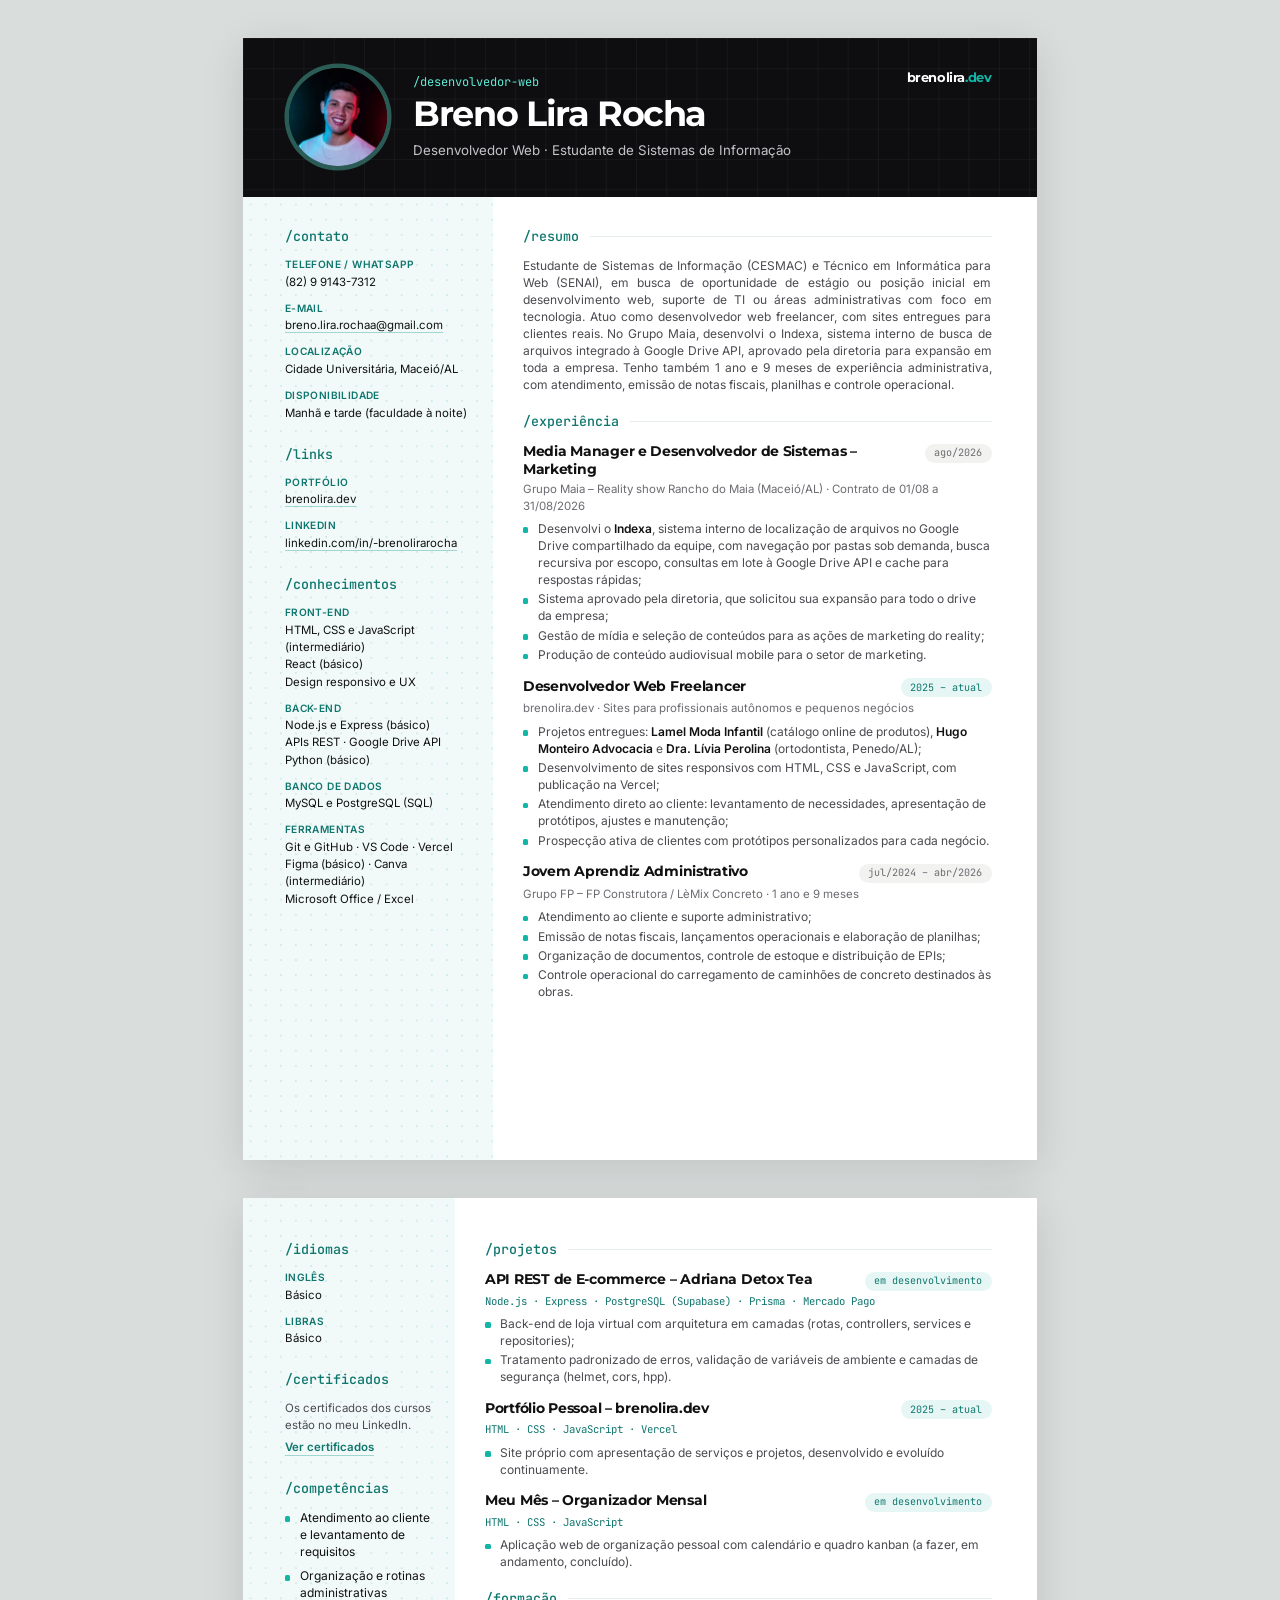
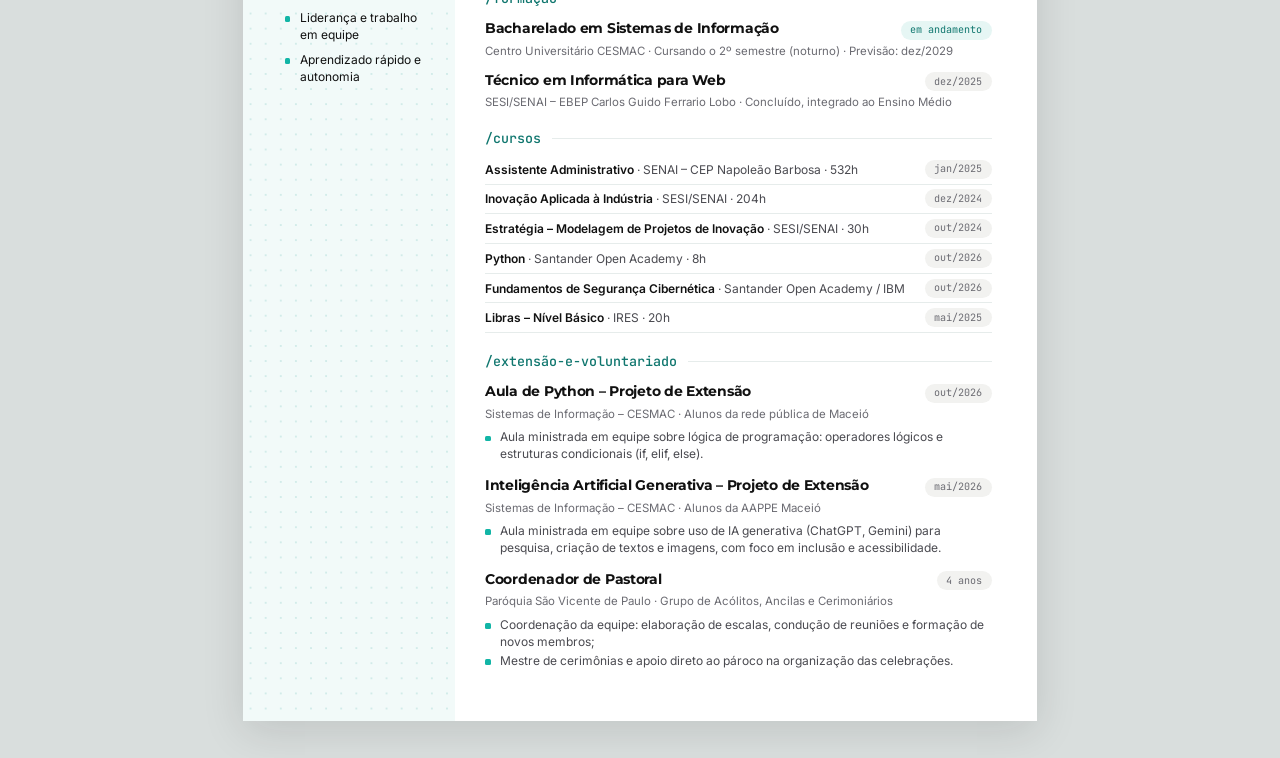
<file: curriculo/index.html>
<!DOCTYPE html>
<html lang="pt-BR">
<head>
  <meta charset="UTF-8">
  <meta name="viewport" content="width=device-width, initial-scale=1.0">
  <meta name="robots" content="noindex">
  <title>Currículo | Breno Lira Rocha</title>
  <link rel="icon" href="../favicon.ico" sizes="48x48">
  <link rel="icon" href="../assets/icons/favicon-32.png" type="image/png" sizes="32x32">
  <link rel="preconnect" href="https://fonts.googleapis.com">
  <link rel="preconnect" href="https://fonts.gstatic.com" crossorigin>
  <link rel="stylesheet" href="https://fonts.googleapis.com/css2?family=Montserrat:wght@600;700&family=Inter:wght@400;500;600&family=JetBrains+Mono:wght@400;500&display=swap">
  <link rel="stylesheet" href="curriculo.css">
</head>
<body>

  <div class="page">
    <header class="cv-header">
      <img class="cv-header__photo" src="../assets/img/breno-retrato.webp" width="400" height="400" alt="Foto de Breno Lira Rocha">
      <div class="cv-header__info">
        <p class="cv-header__eyebrow">/desenvolvedor-web</p>
        <h1 class="cv-header__name">Breno Lira Rocha</h1>
        <p class="cv-header__role">Desenvolvedor Web · Estudante de Sistemas de Informação</p>
      </div>
      <p class="cv-header__brand">brenolira<span>.dev</span></p>
    </header>

    <div class="cv-body">
      <aside class="cv-side">
        <section class="side-block">
          <h2 class="side-title">/contato</h2>
          <dl class="side-list">
            <dt>Telefone / WhatsApp</dt><dd>(82) 9 9143-7312</dd>
            <dt>E-mail</dt><dd><a class="nowrap" href="mailto:breno.lira.rochaa@gmail.com">breno.lira.rochaa@gmail.com</a></dd>
            <dt>Localização</dt><dd>Cidade Universitária, Maceió/AL</dd>
            <dt>Disponibilidade</dt><dd>Manhã e tarde (faculdade à noite)</dd>
          </dl>
        </section>

        <section class="side-block">
          <h2 class="side-title">/links</h2>
          <dl class="side-list">
            <dt>Portfólio</dt><dd><a href="https://brenolira.dev">brenolira.dev</a></dd>
            <dt>LinkedIn</dt><dd><a class="nowrap" href="https://www.linkedin.com/in/-brenolirarocha">linkedin.com/in/-brenolirarocha</a></dd>
          </dl>
        </section>

        <section class="side-block">
          <h2 class="side-title">/conhecimentos</h2>
          <dl class="side-list">
            <dt>Front-end</dt>
            <dd>HTML, CSS e JavaScript (intermediário)<br>React (básico)<br>Design responsivo e UX</dd>
            <dt>Back-end</dt>
            <dd>Node.js e Express (básico)<br>APIs REST · Google Drive API<br>Python (básico)</dd>
            <dt>Banco de dados</dt>
            <dd>MySQL e PostgreSQL (SQL)</dd>
            <dt>Ferramentas</dt>
            <dd>Git e GitHub · VS Code · Vercel<br>Figma (básico) · Canva (intermediário)<br>Microsoft Office / Excel</dd>
          </dl>
        </section>
      </aside>

      <main class="cv-main">
        <section class="block">
          <h2 class="block-title">/resumo</h2>
          <p class="summary">Estudante de Sistemas de Informação (CESMAC) e Técnico em Informática para Web (SENAI), em busca de oportunidade de estágio ou posição inicial em desenvolvimento web, suporte de TI ou áreas administrativas com foco em tecnologia. Atuo como desenvolvedor web freelancer, com sites entregues para clientes reais. No Grupo Maia, desenvolvi o Indexa, sistema interno de busca de arquivos integrado à Google Drive API, aprovado pela diretoria para expansão em toda a empresa. Tenho também 1 ano e 9 meses de experiência administrativa, com atendimento, emissão de notas fiscais, planilhas e controle operacional.</p>
        </section>

        <section class="block">
          <h2 class="block-title">/experiência</h2>

          <article class="entry">
            <div class="entry__head">
              <h3 class="entry__title">Media Manager e Desenvolvedor de Sistemas – Marketing</h3>
              <span class="entry__date">ago/2026</span>
            </div>
            <p class="entry__meta">Grupo Maia – Reality show Rancho do Maia (Maceió/AL) · Contrato de 01/08 a 31/08/2026</p>
            <ul class="entry__list">
              <li>Desenvolvi o <strong>Indexa</strong>, sistema interno de localização de arquivos no Google Drive compartilhado da equipe, com navegação por pastas sob demanda, busca recursiva por escopo, consultas em lote à Google Drive API e cache para respostas rápidas;</li>
              <li>Sistema aprovado pela diretoria, que solicitou sua expansão para todo o drive da empresa;</li>
              <li>Gestão de mídia e seleção de conteúdos para as ações de marketing do reality;</li>
              <li>Produção de conteúdo audiovisual mobile para o setor de marketing.</li>
            </ul>
          </article>

          <article class="entry">
            <div class="entry__head">
              <h3 class="entry__title">Desenvolvedor Web Freelancer</h3>
              <span class="entry__date entry__date--now">2025 – atual</span>
            </div>
            <p class="entry__meta">brenolira.dev · Sites para profissionais autônomos e pequenos negócios</p>
            <ul class="entry__list">
              <li>Projetos entregues: <strong>Lamel Moda Infantil</strong> (catálogo online de produtos), <strong>Hugo Monteiro Advocacia</strong> e <strong>Dra. Lívia Perolina</strong> (ortodontista, Penedo/AL);</li>
              <li>Desenvolvimento de sites responsivos com HTML, CSS e JavaScript, com publicação na Vercel;</li>
              <li>Atendimento direto ao cliente: levantamento de necessidades, apresentação de protótipos, ajustes e manutenção;</li>
              <li>Prospecção ativa de clientes com protótipos personalizados para cada negócio.</li>
            </ul>
          </article>

          <article class="entry">
            <div class="entry__head">
              <h3 class="entry__title">Jovem Aprendiz Administrativo</h3>
              <span class="entry__date">jul/2024 – abr/2026</span>
            </div>
            <p class="entry__meta">Grupo FP – FP Construtora / LèMix Concreto · 1 ano e 9 meses</p>
            <ul class="entry__list">
              <li>Atendimento ao cliente e suporte administrativo;</li>
              <li>Emissão de notas fiscais, lançamentos operacionais e elaboração de planilhas;</li>
              <li>Organização de documentos, controle de estoque e distribuição de EPIs;</li>
              <li>Controle operacional do carregamento de caminhões de concreto destinados às obras.</li>
            </ul>
          </article>
        </section>
      </main>
    </div>
  </div>

  <div class="page">
    <div class="cv-body cv-body--full">
      <aside class="cv-side">
        <section class="side-block">
          <h2 class="side-title">/idiomas</h2>
          <dl class="side-list">
            <dt>Inglês</dt><dd>Básico</dd>
            <dt>Libras</dt><dd>Básico</dd>
          </dl>
        </section>

        <section class="side-block">
          <h2 class="side-title">/certificados</h2>
          <p class="side-note">Os certificados dos cursos estão no meu LinkedIn.<br><a href="https://www.linkedin.com/in/-brenolirarocha/details/certifications/">Ver certificados</a></p>
        </section>

        <section class="side-block">
          <h2 class="side-title">/competências</h2>
          <ul class="side-bullets">
            <li>Atendimento ao cliente e levantamento de requisitos</li>
            <li>Organização e rotinas administrativas</li>
            <li>Liderança e trabalho em equipe</li>
            <li>Aprendizado rápido e autonomia</li>
          </ul>
        </section>
      </aside>

      <main class="cv-main">
        <section class="block">
          <h2 class="block-title">/projetos</h2>

          <article class="entry">
            <div class="entry__head">
              <h3 class="entry__title">API REST de E-commerce – Adriana Detox Tea</h3>
              <span class="entry__date entry__date--now">em desenvolvimento</span>
            </div>
            <p class="entry__stack">Node.js · Express · PostgreSQL (Supabase) · Prisma · Mercado Pago</p>
            <ul class="entry__list">
              <li>Back-end de loja virtual com arquitetura em camadas (rotas, controllers, services e repositories);</li>
              <li>Tratamento padronizado de erros, validação de variáveis de ambiente e camadas de segurança (helmet, cors, hpp).</li>
            </ul>
          </article>

          <article class="entry">
            <div class="entry__head">
              <h3 class="entry__title">Portfólio Pessoal – brenolira.dev</h3>
              <span class="entry__date entry__date--now">2025 – atual</span>
            </div>
            <p class="entry__stack">HTML · CSS · JavaScript · Vercel</p>
            <ul class="entry__list">
              <li>Site próprio com apresentação de serviços e projetos, desenvolvido e evoluído continuamente.</li>
            </ul>
          </article>

          <article class="entry">
            <div class="entry__head">
              <h3 class="entry__title">Meu Mês – Organizador Mensal</h3>
              <span class="entry__date entry__date--now">em desenvolvimento</span>
            </div>
            <p class="entry__stack">HTML · CSS · JavaScript</p>
            <ul class="entry__list">
              <li>Aplicação web de organização pessoal com calendário e quadro kanban (a fazer, em andamento, concluído).</li>
            </ul>
          </article>
        </section>

        <section class="block">
          <h2 class="block-title">/formação</h2>

          <article class="entry entry--compact">
            <div class="entry__head">
              <h3 class="entry__title">Bacharelado em Sistemas de Informação</h3>
              <span class="entry__date entry__date--now">em andamento</span>
            </div>
            <p class="entry__meta">Centro Universitário CESMAC · Cursando o 2º semestre (noturno) · Previsão: dez/2029</p>
          </article>

          <article class="entry entry--compact">
            <div class="entry__head">
              <h3 class="entry__title">Técnico em Informática para Web</h3>
              <span class="entry__date">dez/2025</span>
            </div>
            <p class="entry__meta">SESI/SENAI – EBEP Carlos Guido Ferrario Lobo · Concluído, integrado ao Ensino Médio</p>
          </article>
        </section>

        <section class="block">
          <h2 class="block-title">/cursos</h2>
          <ul class="courses">
            <li><span><strong>Assistente Administrativo</strong> · SENAI – CEP Napoleão Barbosa · 532h</span><span class="entry__date">jan/2025</span></li>
            <li><span><strong>Inovação Aplicada à Indústria</strong> · SESI/SENAI · 204h</span><span class="entry__date">dez/2024</span></li>
            <li><span><strong>Estratégia – Modelagem de Projetos de Inovação</strong> · SESI/SENAI · 30h</span><span class="entry__date">out/2024</span></li>
            <li><span><strong>Python</strong> · Santander Open Academy · 8h</span><span class="entry__date">out/2026</span></li>
            <li><span><strong>Fundamentos de Segurança Cibernética</strong> · Santander Open Academy / IBM</span><span class="entry__date">out/2026</span></li>
            <li><span><strong>Libras – Nível Básico</strong> · IRES · 20h</span><span class="entry__date">mai/2025</span></li>
          </ul>
        </section>

        <section class="block">
          <h2 class="block-title">/extensão-e-voluntariado</h2>

          <article class="entry">
            <div class="entry__head">
              <h3 class="entry__title">Aula de Python – Projeto de Extensão</h3>
              <span class="entry__date">out/2026</span>
            </div>
            <p class="entry__meta">Sistemas de Informação – CESMAC · Alunos da rede pública de Maceió</p>
            <ul class="entry__list">
              <li>Aula ministrada em equipe sobre lógica de programação: operadores lógicos e estruturas condicionais (if, elif, else).</li>
            </ul>
          </article>

          <article class="entry">
            <div class="entry__head">
              <h3 class="entry__title">Inteligência Artificial Generativa – Projeto de Extensão</h3>
              <span class="entry__date">mai/2026</span>
            </div>
            <p class="entry__meta">Sistemas de Informação – CESMAC · Alunos da AAPPE Maceió</p>
            <ul class="entry__list">
              <li>Aula ministrada em equipe sobre uso de IA generativa (ChatGPT, Gemini) para pesquisa, criação de textos e imagens, com foco em inclusão e acessibilidade.</li>
            </ul>
          </article>

          <article class="entry">
            <div class="entry__head">
              <h3 class="entry__title">Coordenador de Pastoral</h3>
              <span class="entry__date">4 anos</span>
            </div>
            <p class="entry__meta">Paróquia São Vicente de Paulo · Grupo de Acólitos, Ancilas e Cerimoniários</p>
            <ul class="entry__list">
              <li>Coordenação da equipe: elaboração de escalas, condução de reuniões e formação de novos membros;</li>
              <li>Mestre de cerimônias e apoio direto ao pároco na organização das celebrações.</li>
            </ul>
          </article>
        </section>
      </main>
    </div>
  </div>

</body>
</html>
</file>
<file: css/global.css>
@import url("base/variables.css");
@import url("base/reset.css");
@import url("base/utilities.css");
@import url("components/buttons.css");
@import url("components/cards.css");
@import url("layout/sections.css");
@import url("sections/intro.css");
@import url("sections/header.css");
@import url("sections/hero.css");
@import url("sections/projects.css");
@import url("sections/lab.css");
@import url("sections/services.css");
@import url("sections/process.css");
@import url("sections/plan.css");
@import url("sections/about.css");
@import url("sections/faq.css");
@import url("sections/contact.css");
@import url("sections/footer.css");
</file>
<file: curriculo/curriculo.css>
:root {
  --ink: #111111;
  --text: #4A4A50;
  --muted: #6B6B72;
  --line: #E6ECEB;
  --teal: #0D9488;
  --teal-dark: #0F766E;
  --teal-soft: #E6F6F4;
  --teal-bg: #F2FAF9;
  --mint: #5EEAD4;
  --accent: #12B5A6;
  --dark: #0E0E10;

  --font-display: "Montserrat", system-ui, sans-serif;
  --font-body: "Inter", system-ui, sans-serif;
  --font-mono: "JetBrains Mono", ui-monospace, monospace;
}

@page {
  size: A4;
  margin: 0;
}

*,
*::before,
*::after {
  box-sizing: border-box;
}

html {
  -webkit-print-color-adjust: exact;
  print-color-adjust: exact;
}

body {
  margin: 0;
  background: #D9DEDD;
  color: var(--ink);
  font-family: var(--font-body);
  font-size: 9pt;
  line-height: 1.42;
  -webkit-font-smoothing: antialiased;
}

h1, h2, h3, p, ul, dl, dd {
  margin: 0;
}

a {
  color: inherit;
  text-decoration: none;
}

.page {
  display: flex;
  flex-direction: column;
  width: 210mm;
  height: 297mm;
  margin: 10mm auto;
  overflow: hidden;
  background: #FFFFFF;
  box-shadow: 0 10px 40px rgba(17, 17, 17, .12);
}

@media print {
  body {
    background: #FFFFFF;
  }

  .page {
    margin: 0;
    box-shadow: none;
    break-after: page;
  }

  .page:last-child {
    break-after: auto;
  }
}

.cv-header {
  position: relative;
  display: flex;
  align-items: center;
  gap: 7mm;
  padding: 8mm 12mm;
  background-color: var(--dark);
  background-image:
    linear-gradient(rgba(255, 255, 255, .04) 1px, transparent 1px),
    linear-gradient(90deg, rgba(255, 255, 255, .04) 1px, transparent 1px);
  background-size: 8mm 8mm;
  color: #FFFFFF;
}

.cv-header__photo {
  width: 26mm;
  height: 26mm;
  border-radius: 50%;
  box-shadow: 0 0 0 1.2mm rgba(94, 234, 212, .35);
  object-fit: cover;
}

.cv-header__eyebrow {
  color: var(--mint);
  font-family: var(--font-mono);
  font-size: 9pt;
}

.cv-header__name {
  margin-top: 1.5mm;
  font-family: var(--font-display);
  font-size: 26pt;
  font-weight: 700;
  letter-spacing: -.04em;
  line-height: 1;
}

.cv-header__role {
  margin-top: 2.5mm;
  color: #C4C4C8;
  font-size: 10pt;
}

.cv-header__brand {
  position: absolute;
  top: 8mm;
  right: 12mm;
  font-family: var(--font-display);
  font-size: 10pt;
  font-weight: 700;
  letter-spacing: -.03em;
}

.cv-header__brand span {
  color: var(--accent);
}

.cv-body {
  display: grid;
  flex: 1;
  grid-template-columns: 66mm 1fr;
}

.cv-side {
  display: flex;
  flex-direction: column;
  gap: 6mm;
  padding: 8mm 6mm 8mm 11mm;
  background-color: var(--teal-bg);
  background-image: radial-gradient(rgba(13, 148, 136, .14) 1px, transparent 1px);
  background-size: 4mm 4mm;
}

.cv-main {
  display: flex;
  flex-direction: column;
  gap: 5mm;
  padding: 8mm 12mm 8mm 8mm;
}

.cv-body--full .cv-side,
.cv-body--full .cv-main {
  padding-top: 11mm;
}

.cv-body--full {
  grid-template-columns: 56mm 1fr;
}

.side-title,
.block-title {
  display: flex;
  align-items: center;
  gap: 3mm;
  margin-bottom: 3mm;
  color: var(--teal-dark);
  font-family: var(--font-mono);
  font-size: 10pt;
  font-weight: 500;
}

.block-title::after {
  content: "";
  flex: 1;
  height: 1px;
  background: var(--line);
}

.side-list dt {
  margin-top: 2.6mm;
  color: var(--teal-dark);
  font-size: 7.6pt;
  font-weight: 600;
  letter-spacing: .04em;
  text-transform: uppercase;
}

.side-list dt:first-child {
  margin-top: 0;
}

.side-list dd {
  margin-top: .6mm;
  font-size: 8.6pt;
  line-height: 1.5;
  overflow-wrap: anywhere;
}

.side-list a {
  border-bottom: 1px solid rgba(13, 148, 136, .35);
}

.side-bullets {
  display: flex;
  flex-direction: column;
  gap: 2mm;
  padding: 0;
  list-style: none;
  font-size: 9pt;
}

.side-bullets li,
.entry__list li {
  position: relative;
  padding-left: 4mm;
}

.side-bullets li::before,
.entry__list li::before {
  content: "";
  position: absolute;
  top: .62em;
  left: 0;
  width: 1.5mm;
  height: 1.5mm;
  border-radius: .4mm;
  background: var(--accent);
}

.summary {
  color: var(--text);
  text-align: justify;
}

.entry {
  break-inside: avoid;
}

.entry + .entry {
  margin-top: 3.6mm;
}

.entry--compact + .entry--compact {
  margin-top: 3mm;
}

.entry__head {
  display: flex;
  align-items: baseline;
  justify-content: space-between;
  gap: 4mm;
}

.entry__title {
  font-family: var(--font-display);
  font-size: 10.4pt;
  font-weight: 700;
  letter-spacing: -.02em;
  line-height: 1.3;
}

.entry__date {
  flex: none;
  padding: .6mm 2.4mm;
  border-radius: 999px;
  background: #F2F2F0;
  color: var(--muted);
  font-family: var(--font-mono);
  font-size: 7.6pt;
  white-space: nowrap;
}

.entry__date--now {
  background: var(--teal-soft);
  color: var(--teal-dark);
}

.entry__meta {
  margin-top: .8mm;
  color: var(--muted);
  font-size: 8.6pt;
}

.entry__stack {
  margin-top: .8mm;
  color: var(--teal-dark);
  font-family: var(--font-mono);
  font-size: 8pt;
}

.entry__list {
  display: flex;
  flex-direction: column;
  gap: .6mm;
  margin-top: 1.6mm;
  padding: 0;
  list-style: none;
  color: var(--text);
}

.entry__list strong,
.courses strong {
  color: var(--ink);
  font-weight: 600;
}

.courses {
  display: flex;
  flex-direction: column;
  padding: 0;
  list-style: none;
  color: var(--text);
  font-size: 9pt;
}

.courses li {
  display: flex;
  align-items: center;
  justify-content: space-between;
  gap: 4mm;
  padding: 1.3mm 0;
  border-bottom: 1px solid var(--line);
}

.courses li:first-child {
  padding-top: 0;
}

.nowrap {
  white-space: nowrap;
}

.side-note {
  font-size: 8.6pt;
  color: var(--text);
}

.side-note a {
  display: inline-block;
  margin-top: 1.5mm;
  color: var(--teal-dark);
  font-weight: 600;
  border-bottom: 1px solid rgba(13, 148, 136, .35);
}
</file>
